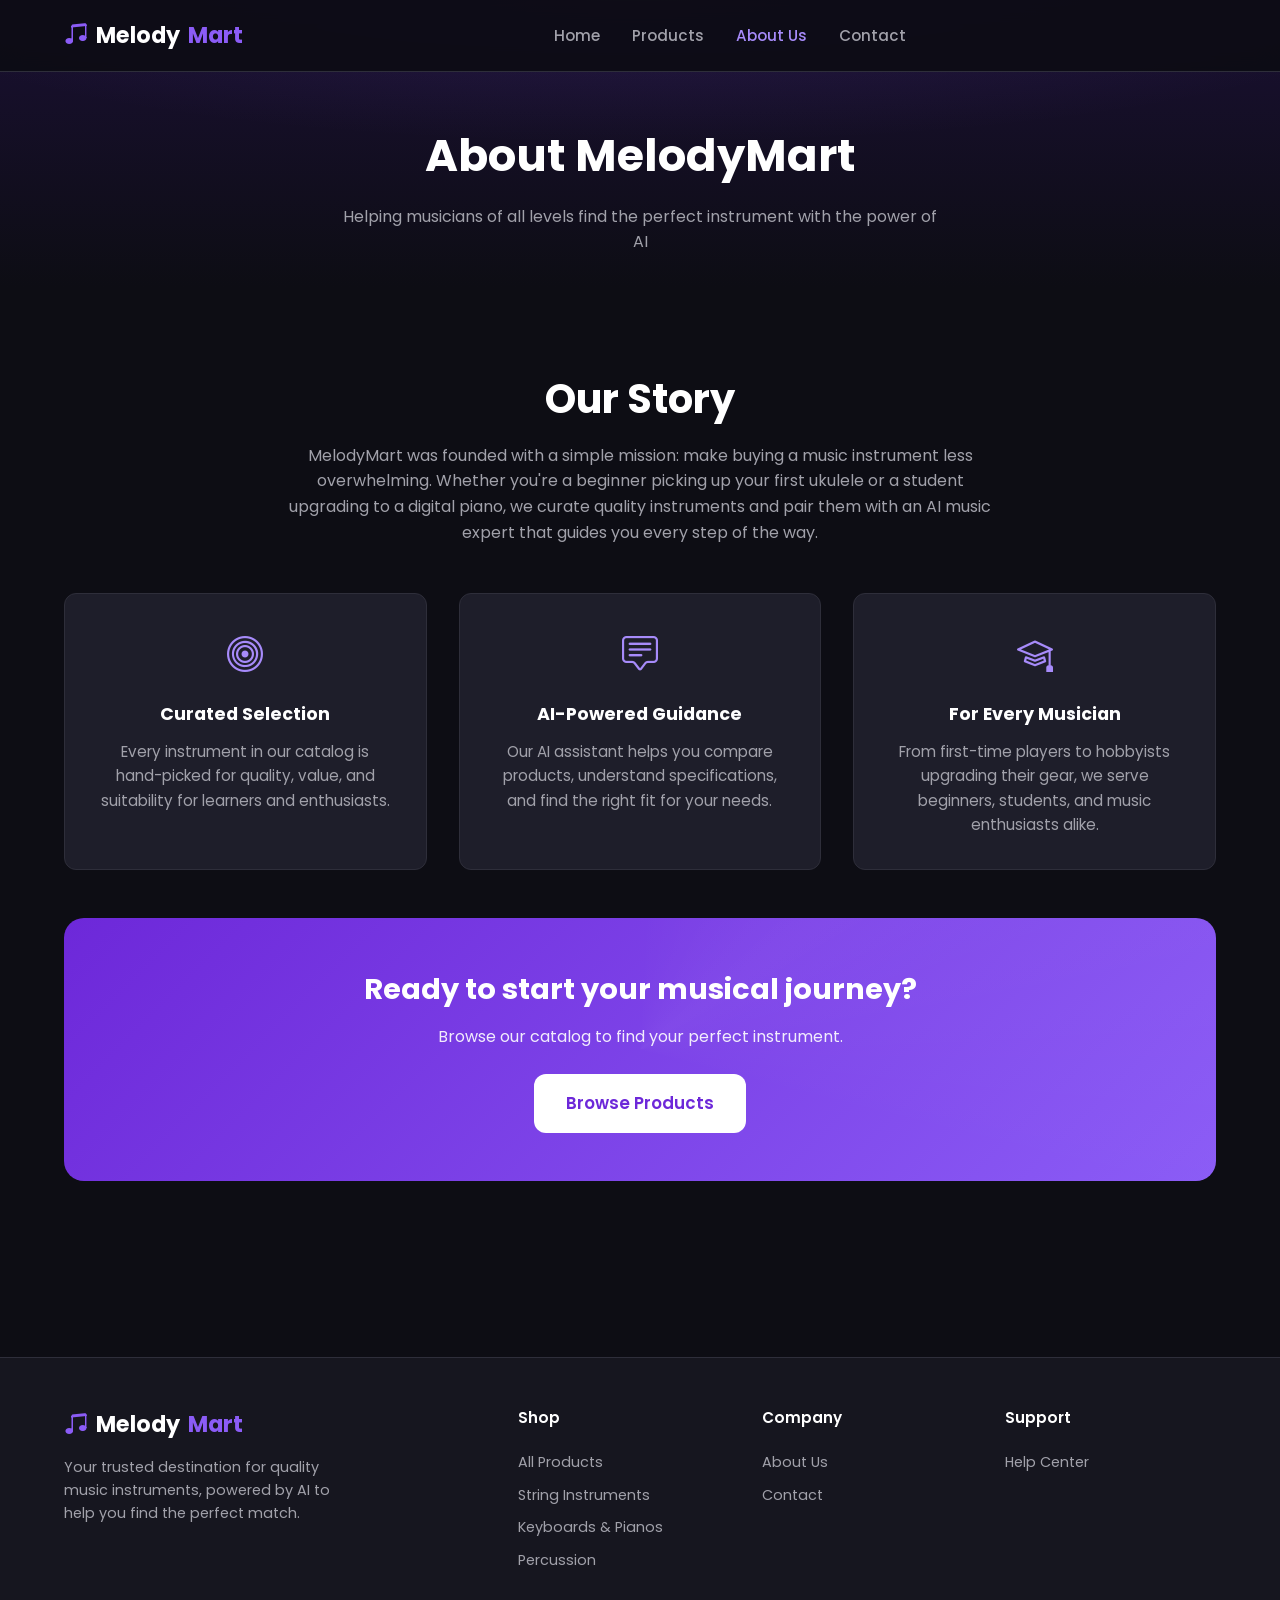
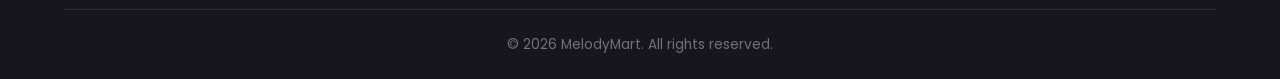
<file: about.html>
<!DOCTYPE html>
<html lang="en">
<head>
  <meta charset="UTF-8">
  <meta name="viewport" content="width=device-width, initial-scale=1.0">
  <meta name="description" content="Learn about MelodyMart — your AI-powered destination for quality music instruments.">
  <title>About Us — MelodyMart</title>
  <link rel="preconnect" href="https://fonts.googleapis.com">
  <link rel="preconnect" href="https://fonts.gstatic.com" crossorigin>
  <link href="https://fonts.googleapis.com/css2?family=Poppins:wght@400;500;600;700&display=swap" rel="stylesheet">
  <link rel="stylesheet" href="https://cdn.jsdelivr.net/npm/bootstrap-icons@1.11.3/font/bootstrap-icons.min.css">
  <link rel="stylesheet" href="/css/style.css">
  <link rel="stylesheet" href="/css/motion.css">
  <link rel="preconnect" href="https://www.noupe.com">
  <link rel="dns-prefetch" href="https://www.noupe.com">
  <script id="noupe-embed-script" src="https://www.noupe.com/embed/019efb4e9bb779f7b3b93fc2d5439c420b39.js" async></script>
</head>
<body data-page="about">

  <nav class="navbar">
    <div class="container">
      <a href="/" class="logo">
        <span class="logo-icon"></span>
        Melody<span>Mart</span>
      </a>
      <ul class="nav-links">
        <li><a href="/">Home</a></li>
        <li><a href="/products.html">Products</a></li>
        <li><a href="/about.html">About Us</a></li>
        <li><a href="/contact.html">Contact</a></li>
      </ul>
      <div class="nav-actions">
        <button class="menu-toggle" aria-label="Toggle menu">☰</button>
      </div>
    </div>
  </nav>

  <div class="page-header">
    <div class="container">
      <h1>About MelodyMart</h1>
      <p>Helping musicians of all levels find the perfect instrument with the power of AI</p>
    </div>
  </div>

  <section>
    <div class="container">
      <div class="section-header">
        <h2>Our Story</h2>
        <p style="max-width:720px;">
          MelodyMart was founded with a simple mission: make buying a music instrument less overwhelming.
          Whether you're a beginner picking up your first ukulele or a student upgrading to a digital piano,
          we curate quality instruments and pair them with an AI music expert that guides you every step of the way.
        </p>
      </div>

      <div class="about-grid">
        <div class="about-card reveal">
          <div class="about-card-icon" data-about="curated"></div>
          <h3>Curated Selection</h3>
          <p>Every instrument in our catalog is hand-picked for quality, value, and suitability for learners and enthusiasts.</p>
        </div>
        <div class="about-card reveal reveal-delay-1">
          <div class="about-card-icon" data-about="guidance"></div>
          <h3>AI-Powered Guidance</h3>
          <p>Our AI assistant helps you compare products, understand specifications, and find the right fit for your needs.</p>
        </div>
        <div class="about-card reveal reveal-delay-2">
          <div class="about-card-icon" data-about="expertise"></div>
          <h3>For Every Musician</h3>
          <p>From first-time players to hobbyists upgrading their gear, we serve beginners, students, and music enthusiasts alike.</p>
        </div>
      </div>

      <div class="cta-banner" style="margin-top:3rem;">
        <h2>Ready to start your musical journey?</h2>
        <p>Browse our catalog to find your perfect instrument.</p>
        <a href="/products.html" class="btn btn-lg">Browse Products</a>
      </div>
    </div>
  </section>

  <footer class="footer">
    <div class="container">
      <div class="footer-grid">
        <div class="footer-brand">
          <a href="/" class="logo"><span class="logo-icon"></span> Melody<span>Mart</span></a>
          <p>Your trusted destination for quality music instruments, powered by AI to help you find the perfect match.</p>
        </div>
        <div class="footer-col">
          <h4>Shop</h4>
          <a href="/products.html">All Products</a>
          <a href="/products.html?category=string">String Instruments</a>
          <a href="/products.html?category=keyboard">Keyboards & Pianos</a>
          <a href="/products.html?category=percussion">Percussion</a>
        </div>
        <div class="footer-col">
          <h4>Company</h4>
          <a href="/about.html">About Us</a>
          <a href="/contact.html">Contact</a>
        </div>
        <div class="footer-col">
          <h4>Support</h4>
          <a href="/contact.html">Help Center</a>
        </div>
      </div>
      <div class="footer-bottom">
        <p>&copy; 2026 MelodyMart. All rights reserved.</p>
      </div>
    </div>
  </footer>

  <script src="/js/icons.js"></script>
  <script src="/js/motion.js"></script>
  <script src="/js/config.js"></script>
  <script src="/js/catalog.js"></script>
  <script src="/js/app.js"></script>
</body>
</html>
</file>
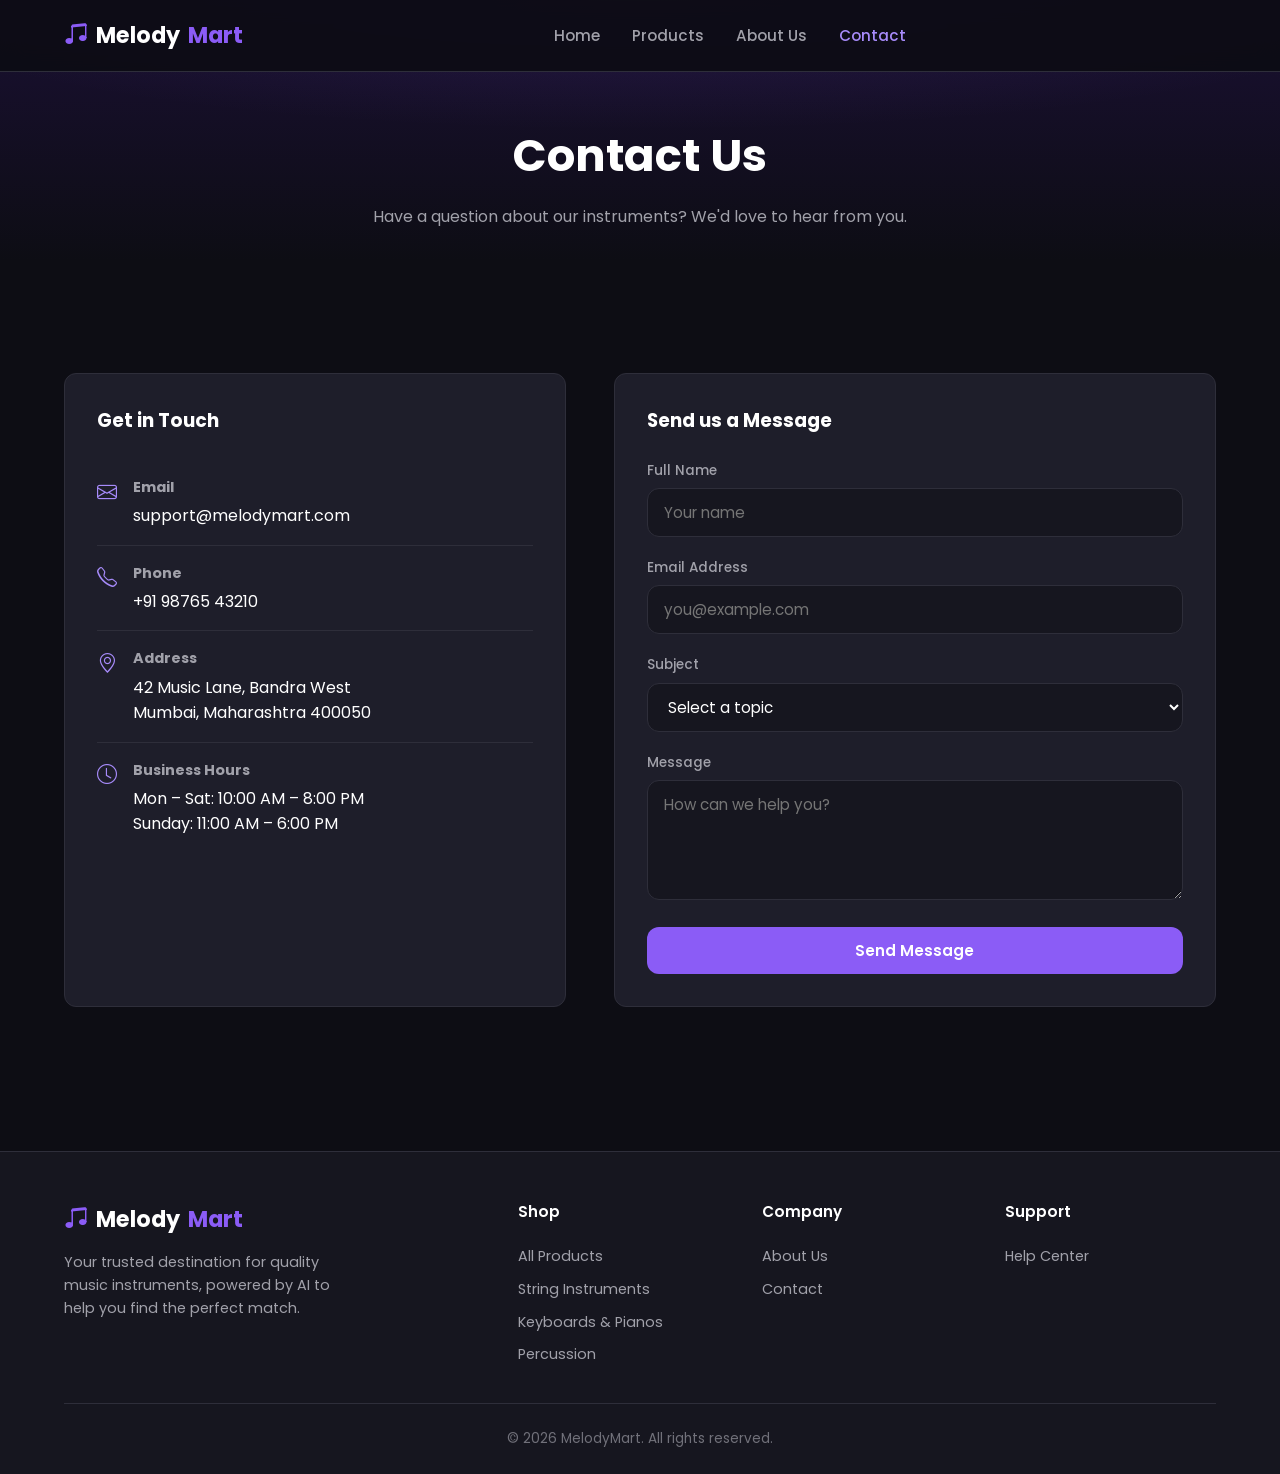
<file: contact.html>
<!DOCTYPE html>
<html lang="en">
<head>
  <meta charset="UTF-8">
  <meta name="viewport" content="width=device-width, initial-scale=1.0">
  <meta name="description" content="Get in touch with MelodyMart for product inquiries and support.">
  <title>Contact — MelodyMart</title>
  <link rel="preconnect" href="https://fonts.googleapis.com">
  <link rel="preconnect" href="https://fonts.gstatic.com" crossorigin>
  <link href="https://fonts.googleapis.com/css2?family=Poppins:wght@400;500;600;700&display=swap" rel="stylesheet">
  <link rel="stylesheet" href="https://cdn.jsdelivr.net/npm/bootstrap-icons@1.11.3/font/bootstrap-icons.min.css">
  <link rel="stylesheet" href="/css/style.css">
  <link rel="stylesheet" href="/css/motion.css">
  <link rel="preconnect" href="https://www.noupe.com">
  <link rel="dns-prefetch" href="https://www.noupe.com">
  <script id="noupe-embed-script" src="https://www.noupe.com/embed/019efb4e9bb779f7b3b93fc2d5439c420b39.js" async></script>
</head>
<body data-page="contact">

  <nav class="navbar">
    <div class="container">
      <a href="/" class="logo">
        <span class="logo-icon"></span>
        Melody<span>Mart</span>
      </a>
      <ul class="nav-links">
        <li><a href="/">Home</a></li>
        <li><a href="/products.html">Products</a></li>
        <li><a href="/about.html">About Us</a></li>
        <li><a href="/contact.html">Contact</a></li>
      </ul>
      <div class="nav-actions">
        <button class="menu-toggle" aria-label="Toggle menu">☰</button>
      </div>
    </div>
  </nav>

  <div class="page-header">
    <div class="container">
      <h1>Contact Us</h1>
      <p>Have a question about our instruments? We'd love to hear from you.</p>
    </div>
  </div>

  <section>
    <div class="container">
      <div class="contact-grid">
        <div class="contact-info-card">
          <h3 style="margin-bottom:1.5rem;">Get in Touch</h3>
          <div class="contact-info-item">
            <span class="contact-info-icon" data-contact="email"></span>
            <div>
              <h4>Email</h4>
              <p>support@melodymart.com</p>
            </div>
          </div>
          <div class="contact-info-item">
            <span class="contact-info-icon" data-contact="phone"></span>
            <div>
              <h4>Phone</h4>
              <p>+91 98765 43210</p>
            </div>
          </div>
          <div class="contact-info-item">
            <span class="contact-info-icon" data-contact="location"></span>
            <div>
              <h4>Address</h4>
              <p>42 Music Lane, Bandra West<br>Mumbai, Maharashtra 400050</p>
            </div>
          </div>
          <div class="contact-info-item">
            <span class="contact-info-icon" data-contact="hours"></span>
            <div>
              <h4>Business Hours</h4>
              <p>Mon – Sat: 10:00 AM – 8:00 PM<br>Sunday: 11:00 AM – 6:00 PM</p>
            </div>
          </div>
        </div>

        <form class="contact-form" id="contact-form">
          <h3 style="margin-bottom:1.5rem;">Send us a Message</h3>
          <div class="form-group">
            <label for="name">Full Name</label>
            <input type="text" id="name" name="name" required placeholder="Your name">
          </div>
          <div class="form-group">
            <label for="email">Email Address</label>
            <input type="email" id="email" name="email" required placeholder="you@example.com">
          </div>
          <div class="form-group">
            <label for="subject">Subject</label>
            <select id="subject" name="subject" required>
              <option value="">Select a topic</option>
              <option value="product">Product Inquiry</option>
              <option value="support">General Support</option>
              <option value="feedback">Feedback</option>
              <option value="other">Other</option>
            </select>
          </div>
          <div class="form-group">
            <label for="message">Message</label>
            <textarea id="message" name="message" required placeholder="How can we help you?"></textarea>
          </div>
          <button type="submit" class="btn btn-primary" style="width:100%;">Send Message</button>
          <div class="form-success" id="form-success">
            Thank you! Your message has been sent. We'll get back to you within 24 hours.
          </div>
        </form>
      </div>
    </div>
  </section>

  <footer class="footer">
    <div class="container">
      <div class="footer-grid">
        <div class="footer-brand">
          <a href="/" class="logo"><span class="logo-icon"></span> Melody<span>Mart</span></a>
          <p>Your trusted destination for quality music instruments, powered by AI to help you find the perfect match.</p>
        </div>
        <div class="footer-col">
          <h4>Shop</h4>
          <a href="/products.html">All Products</a>
          <a href="/products.html?category=string">String Instruments</a>
          <a href="/products.html?category=keyboard">Keyboards & Pianos</a>
          <a href="/products.html?category=percussion">Percussion</a>
        </div>
        <div class="footer-col">
          <h4>Company</h4>
          <a href="/about.html">About Us</a>
          <a href="/contact.html">Contact</a>
        </div>
        <div class="footer-col">
          <h4>Support</h4>
          <a href="/contact.html">Help Center</a>
        </div>
      </div>
      <div class="footer-bottom">
        <p>&copy; 2026 MelodyMart. All rights reserved.</p>
      </div>
    </div>
  </footer>

  <script src="/js/icons.js"></script>
  <script src="/js/motion.js"></script>
  <script src="/js/config.js"></script>
  <script src="/js/catalog.js"></script>
  <script src="/js/app.js"></script>
  <script src="/js/pages.js"></script>
</body>
</html>
</file>
<file: css/style.css>
/* MelodyMart — Dark music store theme */
:root {
  --bg-primary: #0d0d14;
  --bg-secondary: #16161f;
  --bg-card: #1e1e2a;
  --bg-card-hover: #252533;
  --accent: #8b5cf6;
  --accent-light: #a78bfa;
  --accent-dark: #6d28d9;
  --accent-glow: rgba(139, 92, 246, 0.35);
  --text-primary: #ffffff;
  --text-secondary: #a1a1aa;
  --text-muted: #71717a;
  --border: #2e2e3a;
  --success: #22c55e;
  --radius: 12px;
  --radius-lg: 20px;
  --shadow: 0 4px 24px rgba(0, 0, 0, 0.4);
  --transition: 0.25s ease;
  --font: 'Poppins', sans-serif;
  --nav-height: 72px;
}

*,
*::before,
*::after {
  box-sizing: border-box;
  margin: 0;
  padding: 0;
}

html {
  scroll-behavior: smooth;
}

body {
  font-family: var(--font);
  background: var(--bg-primary);
  color: var(--text-primary);
  line-height: 1.6;
  min-height: 100vh;
}

a {
  color: inherit;
  text-decoration: none;
}

img {
  max-width: 100%;
  display: block;
}

ul {
  list-style: none;
}

.container {
  width: 100%;
  max-width: 1200px;
  margin: 0 auto;
  padding: 0 1.5rem;
}

/* ── Navigation ── */
.navbar {
  position: fixed;
  top: 0;
  left: 0;
  right: 0;
  z-index: 1000;
  height: var(--nav-height);
  background: rgba(13, 13, 20, 0.92);
  backdrop-filter: blur(12px);
  border-bottom: 1px solid var(--border);
}

.navbar .container {
  display: flex;
  align-items: center;
  justify-content: space-between;
  height: 100%;
}

.logo {
  display: flex;
  align-items: center;
  gap: 0.5rem;
  font-size: 1.4rem;
  font-weight: 700;
  color: var(--text-primary);
}

.logo-icon {
  display: inline-flex;
  align-items: center;
  color: var(--accent-light);
  font-size: unset;
}

.logo span {
  color: var(--accent);
}

.nav-links {
  display: flex;
  align-items: center;
  gap: 2rem;
}

.nav-links a {
  font-size: 0.95rem;
  font-weight: 500;
  color: var(--text-secondary);
  transition: color var(--transition);
}

.nav-links a:hover,
.nav-links a.active {
  color: var(--accent-light);
}

.nav-actions {
  display: flex;
  align-items: center;
  gap: 1rem;
}

.menu-toggle {
  display: none;
  background: none;
  border: none;
  color: var(--text-primary);
  font-size: 1.5rem;
  cursor: pointer;
}

/* ── Buttons ── */
.btn {
  display: inline-flex;
  align-items: center;
  justify-content: center;
  gap: 0.5rem;
  padding: 0.75rem 1.5rem;
  border-radius: var(--radius);
  font-family: var(--font);
  font-size: 0.95rem;
  font-weight: 600;
  cursor: pointer;
  border: none;
  transition: all var(--transition);
}

.btn-primary {
  background: var(--accent);
  color: white;
}

.btn-primary:hover {
  background: var(--accent-dark);
  box-shadow: 0 4px 20px var(--accent-glow);
  transform: translateY(-1px);
}

.btn-outline {
  background: transparent;
  color: var(--accent-light);
  border: 2px solid var(--accent);
}

.btn-outline:hover {
  background: var(--accent);
  color: white;
}

.btn-ghost {
  background: rgba(139, 92, 246, 0.15);
  color: var(--accent-light);
  border: 1px solid var(--border);
}

.btn-ghost:hover {
  background: rgba(139, 92, 246, 0.25);
}

.btn-sm {
  padding: 0.5rem 1rem;
  font-size: 0.85rem;
}

.btn-lg {
  padding: 1rem 2rem;
  font-size: 1.05rem;
}

/* ── Stats, pillars, process ── */
.stats-section {
  padding: 3rem 0;
  border-bottom: 1px solid var(--border);
  background: var(--bg-secondary);
}

.stats-grid {
  display: grid;
  grid-template-columns: repeat(4, 1fr);
  gap: 1.5rem;
}

.stat-card {
  background: var(--bg-card);
  border: 1px solid var(--border);
  border-radius: var(--radius);
  padding: 1.75rem 1.5rem;
}

.stat-icon {
  margin-bottom: 1rem;
  color: var(--accent-light);
}

.logo-icon .icon-logo {
  font-size: 1.5rem;
}

.icon-stat { font-size: 1.75rem; }
.icon-pillar { font-size: 2rem; }
.icon-process { font-size: 1.75rem; }
.icon-contact { font-size: 1.25rem; }
.icon-empty { font-size: 3rem; opacity: 0.5; }

.stat-icon,
.pillar-icon,
.process-icon,
.about-card-icon,
.contact-info-icon {
  color: var(--accent-light);
}


.stat-value {
  font-size: 1.75rem;
  font-weight: 700;
  color: var(--text-primary);
  line-height: 1.2;
  margin-bottom: 0.25rem;
}

.stat-label {
  font-size: 0.95rem;
  font-weight: 600;
  margin-bottom: 0.5rem;
}

.stat-desc {
  font-size: 0.85rem;
  color: var(--text-secondary);
  line-height: 1.5;
}

.pillars-section {
  background: var(--bg-primary);
}

.pillars-grid {
  display: grid;
  grid-template-columns: repeat(4, 1fr);
  gap: 1.5rem;
}

.pillar-card {
  background: var(--bg-card);
  border: 1px solid var(--border);
  border-radius: var(--radius);
  padding: 2rem 1.5rem;
  transition: border-color var(--transition);
}

.pillar-card:hover {
  border-color: rgba(139, 92, 246, 0.4);
}

.pillar-icon {
  margin-bottom: 1.25rem;
  color: var(--accent-light);
}

.pillar-icon .icon-pillar {
  font-size: 2rem;
}

.pillar-card h3 {
  font-size: 1.05rem;
  font-weight: 600;
  margin-bottom: 0.75rem;
}

.pillar-card p {
  font-size: 0.9rem;
  color: var(--text-secondary);
  line-height: 1.6;
}

.process-section {
  background: var(--bg-secondary);
  border-top: 1px solid var(--border);
  border-bottom: 1px solid var(--border);
}

.process-grid {
  display: grid;
  grid-template-columns: repeat(3, 1fr);
  gap: 2rem;
  position: relative;
  z-index: 1;
}

.process-step {
  text-align: center;
  padding: 1.5rem;
}

.process-icon {
  display: inline-flex;
  margin-bottom: 1rem;
  color: var(--accent-light);
}

.process-icon .icon-process {
  font-size: 1.75rem;
}

.process-num {
  display: block;
  font-size: 0.75rem;
  font-weight: 600;
  letter-spacing: 0.15em;
  color: var(--accent);
  margin-bottom: 0.5rem;
}

.process-step h3 {
  font-size: 1.1rem;
  font-weight: 600;
  margin-bottom: 0.75rem;
}

.process-step p {
  font-size: 0.9rem;
  color: var(--text-secondary);
  line-height: 1.6;
  max-width: 280px;
  margin: 0 auto;
}

.categories-section,
.featured-section {
  background: var(--bg-primary);
}

.cta-section {
  padding: 5rem 0;
}

/* ── Hero ── */
.hero {
  padding: calc(var(--nav-height) + 4rem) 0 5rem;
  background: linear-gradient(135deg, var(--bg-primary) 0%, #1a1033 50%, var(--bg-primary) 100%);
  position: relative;
  overflow: hidden;
}

.hero::before {
  content: '';
  position: absolute;
  top: -50%;
  right: -20%;
  width: 600px;
  height: 600px;
  background: radial-gradient(circle, var(--accent-glow) 0%, transparent 70%);
  pointer-events: none;
}

.hero .container {
  display: grid;
  grid-template-columns: 1fr 1fr;
  gap: 3rem;
  align-items: center;
  position: relative;
}

.hero-content h1 {
  font-size: clamp(2.2rem, 5vw, 3.5rem);
  font-weight: 700;
  line-height: 1.15;
  margin-bottom: 1.25rem;
}

.hero-content h1 span {
  color: var(--accent);
}

.hero-content p {
  font-size: 1.1rem;
  color: var(--text-secondary);
  margin-bottom: 2rem;
  max-width: 480px;
}

.hero-actions {
  display: flex;
  flex-wrap: wrap;
  gap: 1rem;
}

.hero-visual {
  display: flex;
  justify-content: center;
  align-items: center;
}

.hero-visual-inner {
  width: 100%;
  max-width: 420px;
  aspect-ratio: 1;
  background: var(--bg-card);
  border-radius: var(--radius-lg);
  border: 1px solid var(--border);
  display: flex;
  align-items: center;
  justify-content: center;
  font-size: 8rem;
  box-shadow: var(--shadow), 0 0 60px var(--accent-glow);
}

/* ── Sections ── */
section {
  padding: 5rem 0;
}

.section-header {
  text-align: center;
  margin-bottom: 3rem;
}

.section-header h2 {
  font-size: clamp(1.8rem, 4vw, 2.5rem);
  font-weight: 700;
  margin-bottom: 0.75rem;
}

.section-header p {
  color: var(--text-secondary);
  max-width: 560px;
  margin: 0 auto;
}

/* ── Categories ── */
.categories-grid {
  display: grid;
  grid-template-columns: repeat(4, 1fr);
  gap: 1.5rem;
}

.category-card {
  background: var(--bg-card);
  border: 1px solid var(--border);
  border-radius: var(--radius);
  padding: 2rem 1.5rem;
  text-align: center;
  transition: all var(--transition);
  cursor: pointer;
}

.category-card:hover {
  background: var(--bg-card-hover);
  border-color: var(--accent);
  transform: translateY(-4px);
  box-shadow: 0 8px 32px var(--accent-glow);
}

.category-icon {
  display: flex;
  align-items: center;
  justify-content: center;
  margin-bottom: 1rem;
  min-height: 48px;
}

.category-card h3 {
  font-size: 1rem;
  font-weight: 600;
}

/* ── Product Cards ── */
.products-grid {
  display: grid;
  grid-template-columns: repeat(auto-fill, minmax(260px, 1fr));
  gap: 1.75rem;
}

.product-card {
  background: var(--bg-card);
  border: 1px solid var(--border);
  border-radius: var(--radius);
  overflow: hidden;
  transition: all var(--transition);
}

.product-card:hover {
  border-color: var(--accent);
  transform: translateY(-4px);
  box-shadow: 0 12px 40px rgba(0, 0, 0, 0.5);
}

.product-card-image {
  position: relative;
  aspect-ratio: 4/3;
  overflow: hidden;
  background: var(--bg-secondary);
}

.product-card-image img {
  width: 100%;
  height: 100%;
  object-fit: cover;
  background: var(--bg-secondary);
  transition: transform 0.4s ease;
}

.product-card:hover .product-card-image img {
  transform: scale(1.05);
}

.product-badge {
  position: absolute;
  top: 0.75rem;
  left: 0.75rem;
  background: var(--accent);
  color: white;
  font-size: 0.75rem;
  font-weight: 600;
  padding: 0.25rem 0.75rem;
  border-radius: 20px;
}

.product-card-body {
  padding: 1.25rem;
}

.product-category {
  font-size: 0.8rem;
  color: var(--accent-light);
  font-weight: 500;
  text-transform: uppercase;
  letter-spacing: 0.05em;
  margin-bottom: 0.35rem;
}

.product-card-body h3 {
  font-size: 1.05rem;
  font-weight: 600;
  margin-bottom: 0.5rem;
  line-height: 1.3;
}

.product-price {
  font-size: 1.2rem;
  font-weight: 700;
  color: var(--accent-light);
  margin-bottom: 1rem;
}

.product-card-actions {
  display: flex;
  gap: 0.5rem;
}

.product-card-actions .btn {
  flex: 1;
}

/* ── Search & Filters ── */
.search-bar {
  background: var(--bg-card);
  border: 1px solid var(--border);
  border-radius: var(--radius-lg);
  padding: 1.5rem;
  margin-bottom: 2.5rem;
}

.search-row {
  display: flex;
  flex-wrap: wrap;
  gap: 1rem;
  align-items: flex-end;
}

.search-field {
  flex: 1;
  min-width: 200px;
}

.search-field label {
  display: block;
  font-size: 0.8rem;
  font-weight: 500;
  color: var(--text-secondary);
  margin-bottom: 0.4rem;
}

.search-field input,
.search-field select {
  width: 100%;
  padding: 0.75rem 1rem;
  background: var(--bg-secondary);
  border: 1px solid var(--border);
  border-radius: var(--radius);
  color: var(--text-primary);
  font-family: var(--font);
  font-size: 0.95rem;
  transition: border-color var(--transition);
}

.search-field input:focus,
.search-field select:focus {
  outline: none;
  border-color: var(--accent);
}

.search-field input::placeholder {
  color: var(--text-muted);
}

.search-results-info {
  margin-top: 1rem;
  font-size: 0.9rem;
  color: var(--text-secondary);
}

/* ── Product Detail ── */
.product-detail {
  padding-top: calc(var(--nav-height) + 2rem);
  padding-bottom: 4rem;
}

.product-detail-grid {
  display: grid;
  grid-template-columns: 1fr 1fr;
  gap: 3rem;
  align-items: start;
}

.product-detail-image {
  background: var(--bg-card);
  border: 1px solid var(--border);
  border-radius: var(--radius-lg);
  overflow: hidden;
  aspect-ratio: 1;
}

.product-detail-image img {
  width: 100%;
  height: 100%;
  object-fit: cover;
  background: var(--bg-secondary);
}

.product-detail-info h1 {
  font-size: clamp(1.8rem, 4vw, 2.4rem);
  font-weight: 700;
  margin-bottom: 0.5rem;
}

.product-detail-price {
  font-size: 2rem;
  font-weight: 700;
  color: var(--accent-light);
  margin: 1rem 0;
}

.product-detail-meta {
  display: flex;
  flex-wrap: wrap;
  gap: 0.75rem;
  margin-bottom: 1.5rem;
}

.meta-tag {
  background: rgba(139, 92, 246, 0.15);
  color: var(--accent-light);
  padding: 0.35rem 0.85rem;
  border-radius: 20px;
  font-size: 0.85rem;
  font-weight: 500;
}

.product-detail-actions {
  display: flex;
  gap: 0.75rem;
  flex-wrap: wrap;
  margin-top: 0.5rem;
}

.product-section-title {
  margin-bottom: 0.75rem;
  font-size: 1.1rem;
}

.product-loading {
  text-align: center;
  padding: 4rem 0;
  color: var(--text-secondary);
}

.product-detail-info > p {
  color: var(--text-secondary);
  margin-bottom: 2rem;
  line-height: 1.7;
}

.specs-table {
  width: 100%;
  margin-bottom: 2rem;
}

.specs-table tr {
  border-bottom: 1px solid var(--border);
}

.specs-table td {
  padding: 0.75rem 0;
  font-size: 0.95rem;
}

.specs-table td:first-child {
  color: var(--text-secondary);
  width: 40%;
  font-weight: 500;
}

.features-list {
  margin-bottom: 2rem;
}

.features-list h3 {
  font-size: 1.1rem;
  margin-bottom: 1rem;
}

.features-list li {
  display: flex;
  align-items: flex-start;
  gap: 0.5rem;
  padding: 0.4rem 0;
  color: var(--text-secondary);
  font-size: 0.95rem;
}

.features-list li::before {
  content: '✓';
  color: var(--accent);
  font-weight: 700;
  flex-shrink: 0;
}

/* ── CTA Banner ── */
.cta-banner {
  background: linear-gradient(135deg, var(--accent-dark), var(--accent));
  border-radius: var(--radius-lg);
  padding: 3rem;
  text-align: center;
  margin: 2rem 0;
}

.cta-banner h2 {
  font-size: 1.8rem;
  margin-bottom: 0.75rem;
}

.cta-banner p {
  opacity: 0.9;
  margin-bottom: 1.5rem;
}

.cta-banner .btn {
  background: white;
  color: var(--accent-dark);
}

.cta-banner .btn:hover {
  background: #f0f0f0;
  box-shadow: 0 4px 20px rgba(0, 0, 0, 0.2);
}

/* ── About & Contact ── */
.page-header {
  padding: calc(var(--nav-height) + 3rem) 0 2rem;
  text-align: center;
  background: linear-gradient(180deg, #1a1033 0%, var(--bg-primary) 100%);
}

.page-header h1 {
  font-size: clamp(2rem, 4vw, 2.8rem);
  font-weight: 700;
  margin-bottom: 0.75rem;
}

.page-header p {
  color: var(--text-secondary);
  max-width: 600px;
  margin: 0 auto;
}

.about-grid {
  display: grid;
  grid-template-columns: repeat(3, 1fr);
  gap: 2rem;
  margin-top: 2rem;
}

.about-card {
  background: var(--bg-card);
  border: 1px solid var(--border);
  border-radius: var(--radius);
  padding: 2rem;
  text-align: center;
}

.about-card-icon {
  display: flex;
  align-items: center;
  justify-content: center;
  margin-bottom: 1rem;
  color: var(--accent-light);
}

.about-card-icon .icon-pillar {
  font-size: 2.25rem;
}

.about-card h3 {
  font-size: 1.1rem;
  margin-bottom: 0.75rem;
}

.about-card p {
  color: var(--text-secondary);
  font-size: 0.95rem;
}

.contact-grid {
  display: grid;
  grid-template-columns: 1fr 1.2fr;
  gap: 3rem;
  margin-top: 2rem;
}

.contact-info-card {
  background: var(--bg-card);
  border: 1px solid var(--border);
  border-radius: var(--radius);
  padding: 2rem;
}

.contact-info-item {
  display: flex;
  gap: 1rem;
  padding: 1rem 0;
  border-bottom: 1px solid var(--border);
}

.contact-info-item:last-child {
  border-bottom: none;
}

.contact-info-icon {
  display: flex;
  align-items: flex-start;
  flex-shrink: 0;
  color: var(--accent-light);
}

.contact-info-icon .icon-contact {
  font-size: 1.25rem;
}

.contact-info-item h4 {
  font-size: 0.9rem;
  color: var(--text-secondary);
  margin-bottom: 0.25rem;
}

.contact-form {
  background: var(--bg-card);
  border: 1px solid var(--border);
  border-radius: var(--radius);
  padding: 2rem;
}

.form-group {
  margin-bottom: 1.25rem;
}

.form-group label {
  display: block;
  font-size: 0.85rem;
  font-weight: 500;
  color: var(--text-secondary);
  margin-bottom: 0.4rem;
}

.form-group input,
.form-group textarea,
.form-group select {
  width: 100%;
  padding: 0.75rem 1rem;
  background: var(--bg-secondary);
  border: 1px solid var(--border);
  border-radius: var(--radius);
  color: var(--text-primary);
  font-family: var(--font);
  font-size: 0.95rem;
  transition: border-color var(--transition);
}

.form-group textarea {
  resize: vertical;
  min-height: 120px;
}

.form-group input:focus,
.form-group textarea:focus {
  outline: none;
  border-color: var(--accent);
}

.form-success {
  display: none;
  background: rgba(34, 197, 94, 0.15);
  border: 1px solid var(--success);
  color: var(--success);
  padding: 1rem;
  border-radius: var(--radius);
  margin-top: 1rem;
  text-align: center;
}

/* ── Footer ── */
.footer {
  background: var(--bg-secondary);
  border-top: 1px solid var(--border);
  padding: 3rem 0 1.5rem;
  margin-top: 4rem;
}

.footer-grid {
  display: grid;
  grid-template-columns: 2fr 1fr 1fr 1fr;
  gap: 2rem;
  margin-bottom: 2rem;
}

.footer-brand p {
  color: var(--text-secondary);
  font-size: 0.9rem;
  margin-top: 0.75rem;
  max-width: 280px;
}

.footer-col h4 {
  font-size: 0.95rem;
  font-weight: 600;
  margin-bottom: 1rem;
}

.footer-col a {
  display: block;
  color: var(--text-secondary);
  font-size: 0.9rem;
  padding: 0.3rem 0;
  transition: color var(--transition);
}

.footer-col a:hover {
  color: var(--accent-light);
}

.footer-bottom {
  border-top: 1px solid var(--border);
  padding-top: 1.5rem;
  text-align: center;
  color: var(--text-muted);
  font-size: 0.85rem;
}

.empty-state {
  text-align: center;
  padding: 3rem 1rem;
  color: var(--text-secondary);
}

.empty-state-icon {
  margin-bottom: 1rem;
  color: var(--text-muted);
  display: flex;
  justify-content: center;
}

.empty-state-icon .icon-empty {
  font-size: 3rem;
  opacity: 0.5;
}

/* ── Responsive ── */
@media (max-width: 1024px) {
  .stats-grid,
  .pillars-grid {
    grid-template-columns: repeat(2, 1fr);
  }

  .process-grid {
    grid-template-columns: 1fr;
  }

  .process-connector {
    display: none;
  }

  .hero .container {
    grid-template-columns: 1fr;
    text-align: center;
  }

  .hero-content p {
    margin-left: auto;
    margin-right: auto;
  }

  .hero-actions {
    justify-content: center;
  }

  .hero-visual {
    order: -1;
  }

  .hero-visual-inner {
    max-width: 280px;
    font-size: 5rem;
  }

  .categories-grid {
    grid-template-columns: repeat(2, 1fr);
  }

  .product-detail-grid {
    grid-template-columns: 1fr;
  }

  .about-grid {
    grid-template-columns: 1fr;
  }

  .contact-grid {
    grid-template-columns: 1fr;
  }

  .footer-grid {
    grid-template-columns: 1fr 1fr;
  }
}

@media (max-width: 768px) {
  .nav-links {
    display: none;
    position: absolute;
    top: var(--nav-height);
    left: 0;
    right: 0;
    background: var(--bg-secondary);
    flex-direction: column;
    padding: 1.5rem;
    gap: 1rem;
    border-bottom: 1px solid var(--border);
  }

  .nav-links.open {
    display: flex;
  }

  .menu-toggle {
    display: block;
  }

  .categories-grid {
    grid-template-columns: 1fr 1fr;
  }

  .footer-grid {
    grid-template-columns: 1fr;
  }
}

@media (max-width: 480px) {
  .stats-grid,
  .pillars-grid {
    grid-template-columns: 1fr;
  }

  .categories-grid {
    grid-template-columns: 1fr;
  }

  .hero-actions {
    flex-direction: column;
  }

  .hero-actions .btn {
    width: 100%;
  }
}
</file>
<file: css/motion.css>
/* MelodyMart — Serious motion graphics (SVG + CSS, no video) */

/* ── Scroll reveal ── */
.reveal {
  opacity: 0;
  transform: translateY(28px);
  transition: opacity 0.7s cubic-bezier(0.22, 1, 0.36, 1),
              transform 0.7s cubic-bezier(0.22, 1, 0.36, 1);
}

.reveal.is-visible {
  opacity: 1;
  transform: translateY(0);
}

.reveal-delay-1 { transition-delay: 0.1s; }
.reveal-delay-2 { transition-delay: 0.2s; }
.reveal-delay-3 { transition-delay: 0.3s; }
.reveal-delay-4 { transition-delay: 0.4s; }

/* ── Hero Bootstrap Icons motion ── */
.hero-visual-inner {
  font-size: unset;
  padding: 1.5rem;
  overflow: hidden;
  position: relative;
  display: flex;
  align-items: center;
  justify-content: center;
}

.hero-bi-scene {
  width: 100%;
  height: 100%;
  min-height: 320px;
  display: flex;
  flex-direction: column;
  align-items: center;
  justify-content: center;
  position: relative;
}

.hero-bi-ring {
  position: absolute;
  width: 220px;
  height: 220px;
  border: 1px solid rgba(139, 92, 246, 0.25);
  border-radius: 50%;
  animation: mm-scan-pulse 4s ease-in-out infinite;
}

.hero-bi-icons {
  position: relative;
  width: 200px;
  height: 200px;
  margin-bottom: 2rem;
}

.hero-bi-item {
  position: absolute;
  display: flex;
  align-items: center;
  justify-content: center;
  width: 52px;
  height: 52px;
  border-radius: 12px;
  background: rgba(139, 92, 246, 0.12);
  border: 1px solid rgba(139, 92, 246, 0.25);
  color: var(--accent-light);
  font-size: 1.4rem;
}

.hero-bi-item.bi {
  font-size: 1.4rem;
}

.hero-bi-1 { top: 0; left: 50%; transform: translateX(-50%); animation: mm-float-a 5s ease-in-out infinite; }
.hero-bi-2 { top: 30%; right: 0; animation: mm-float-b 6s ease-in-out infinite; }
.hero-bi-3 { bottom: 0; left: 50%; transform: translateX(-50%); animation: mm-float-c 5.5s ease-in-out infinite; }
.hero-bi-4 { top: 30%; left: 0; animation: mm-float-b 6.5s ease-in-out infinite reverse; }
.hero-bi-5 { top: 50%; left: 50%; transform: translate(-50%, -50%); font-size: 2rem; width: 64px; height: 64px; animation: mm-icon-pulse 3s ease-in-out infinite; }

.hero-bi-waveform {
  display: flex;
  align-items: flex-end;
  gap: 6px;
  height: 40px;
  margin-bottom: 1rem;
}

.hero-bi-waveform .wave-bar {
  display: block;
  width: 6px;
  height: 32px;
  background: linear-gradient(180deg, var(--accent-light), var(--accent));
  border-radius: 3px;
  transform-origin: center bottom;
  animation: mm-wave 1.8s ease-in-out infinite;
}

.hero-bi-tagline {
  font-size: 0.7rem;
  letter-spacing: 0.2em;
  color: var(--text-muted);
  font-weight: 500;
}

.wave-bar {
  transform-origin: center bottom;
  animation: mm-wave 1.8s ease-in-out infinite;
}

/* ── Stat & pillar icon hover ── */
.stat-card .icon-stat,
.pillar-card .icon-pillar,
.process-step .icon-process {
  color: var(--accent-light);
  transition: transform 0.4s cubic-bezier(0.22, 1, 0.36, 1);
}

.stat-card:hover .icon-stat,
.pillar-card:hover .icon-pillar {
  transform: scale(1.06);
}

.category-card .icon-category {
  font-size: 2.25rem;
  color: var(--accent-light);
  transition: transform 0.4s cubic-bezier(0.22, 1, 0.36, 1);
}

.category-card:hover .icon-category {
  transform: translateY(-3px);
}

/* ── Process connector line ── */
.process-flow {
  position: relative;
}

.process-connector {
  position: absolute;
  top: 36px;
  left: 20%;
  right: 20%;
  height: 1px;
  background: linear-gradient(90deg, transparent, var(--accent), transparent);
  opacity: 0.4;
  overflow: hidden;
}

.process-connector::after {
  content: '';
  position: absolute;
  top: 0;
  left: -30%;
  width: 30%;
  height: 100%;
  background: var(--accent-light);
  animation: mm-flow-line 3s ease-in-out infinite;
}

/* ── Page header ambient motion ── */
.page-header {
  position: relative;
  overflow: hidden;
}

.page-header::after {
  content: '';
  position: absolute;
  inset: 0;
  background: radial-gradient(ellipse 60% 50% at 50% 0%, rgba(139, 92, 246, 0.12), transparent);
  pointer-events: none;
  animation: mm-ambient 8s ease-in-out infinite alternate;
}

.page-header .container {
  position: relative;
  z-index: 1;
}

/* ── CTA banner subtle motion ── */
.cta-banner {
  position: relative;
  overflow: hidden;
}

.cta-banner::before {
  content: '';
  position: absolute;
  inset: -50%;
  background: conic-gradient(from 0deg, transparent, rgba(255,255,255,0.04), transparent 30%);
  animation: mm-rotate-slow 20s linear infinite;
}

.cta-banner > * {
  position: relative;
  z-index: 1;
}

/* ── Logo icon (see also style.css) ── */
@keyframes mm-float-a {
  0%, 100% { transform: translateX(-50%) translateY(0); }
  50% { transform: translateX(-50%) translateY(-6px); }
}

@keyframes mm-float-b {
  0%, 100% { transform: translateY(0); }
  50% { transform: translateY(-8px); }
}

@keyframes mm-float-c {
  0%, 100% { transform: translateX(-50%) translateY(0); }
  50% { transform: translateX(-50%) translateY(6px); }
}

@keyframes mm-draw {
  to { stroke-dashoffset: 0; }
}

@keyframes mm-wave {
  0%, 100% { transform: scaleY(0.35); opacity: 0.5; }
  50% { transform: scaleY(1); opacity: 1; }
}

@keyframes mm-orbit {
  from { transform: rotate(0deg) translateX(8px) rotate(0deg); }
  to { transform: rotate(360deg) translateX(8px) rotate(-360deg); }
}

@keyframes mm-scan-pulse {
  0%, 100% { transform: scale(1); opacity: 0.15; }
  50% { transform: scale(1.03); opacity: 0.28; }
}

@keyframes mm-grid-fade {
  from { opacity: 0.08; }
  to { opacity: 0.16; }
}

@keyframes mm-icon-pulse {
  0%, 100% { opacity: 0.6; }
  50% { opacity: 1; }
}

@keyframes mm-flow-line {
  0% { left: -30%; }
  100% { left: 100%; }
}

@keyframes mm-ambient {
  from { opacity: 0.6; }
  to { opacity: 1; }
}

@keyframes mm-rotate-slow {
  to { transform: rotate(360deg); }
}

/* ── Reduced motion ── */
@media (prefers-reduced-motion: reduce) {
  .reveal {
    opacity: 1;
    transform: none;
    transition: none;
  }

  .hero-draw,
  .wave-bar,
  .hero-bi-ring,
  .hero-bi-item,
  .icon-pulse,
  .process-connector::after,
  .page-header::after,
  .cta-banner::before {
    animation: none;
  }

  .hero-draw {
    stroke-dashoffset: 0;
  }
}
</file>
